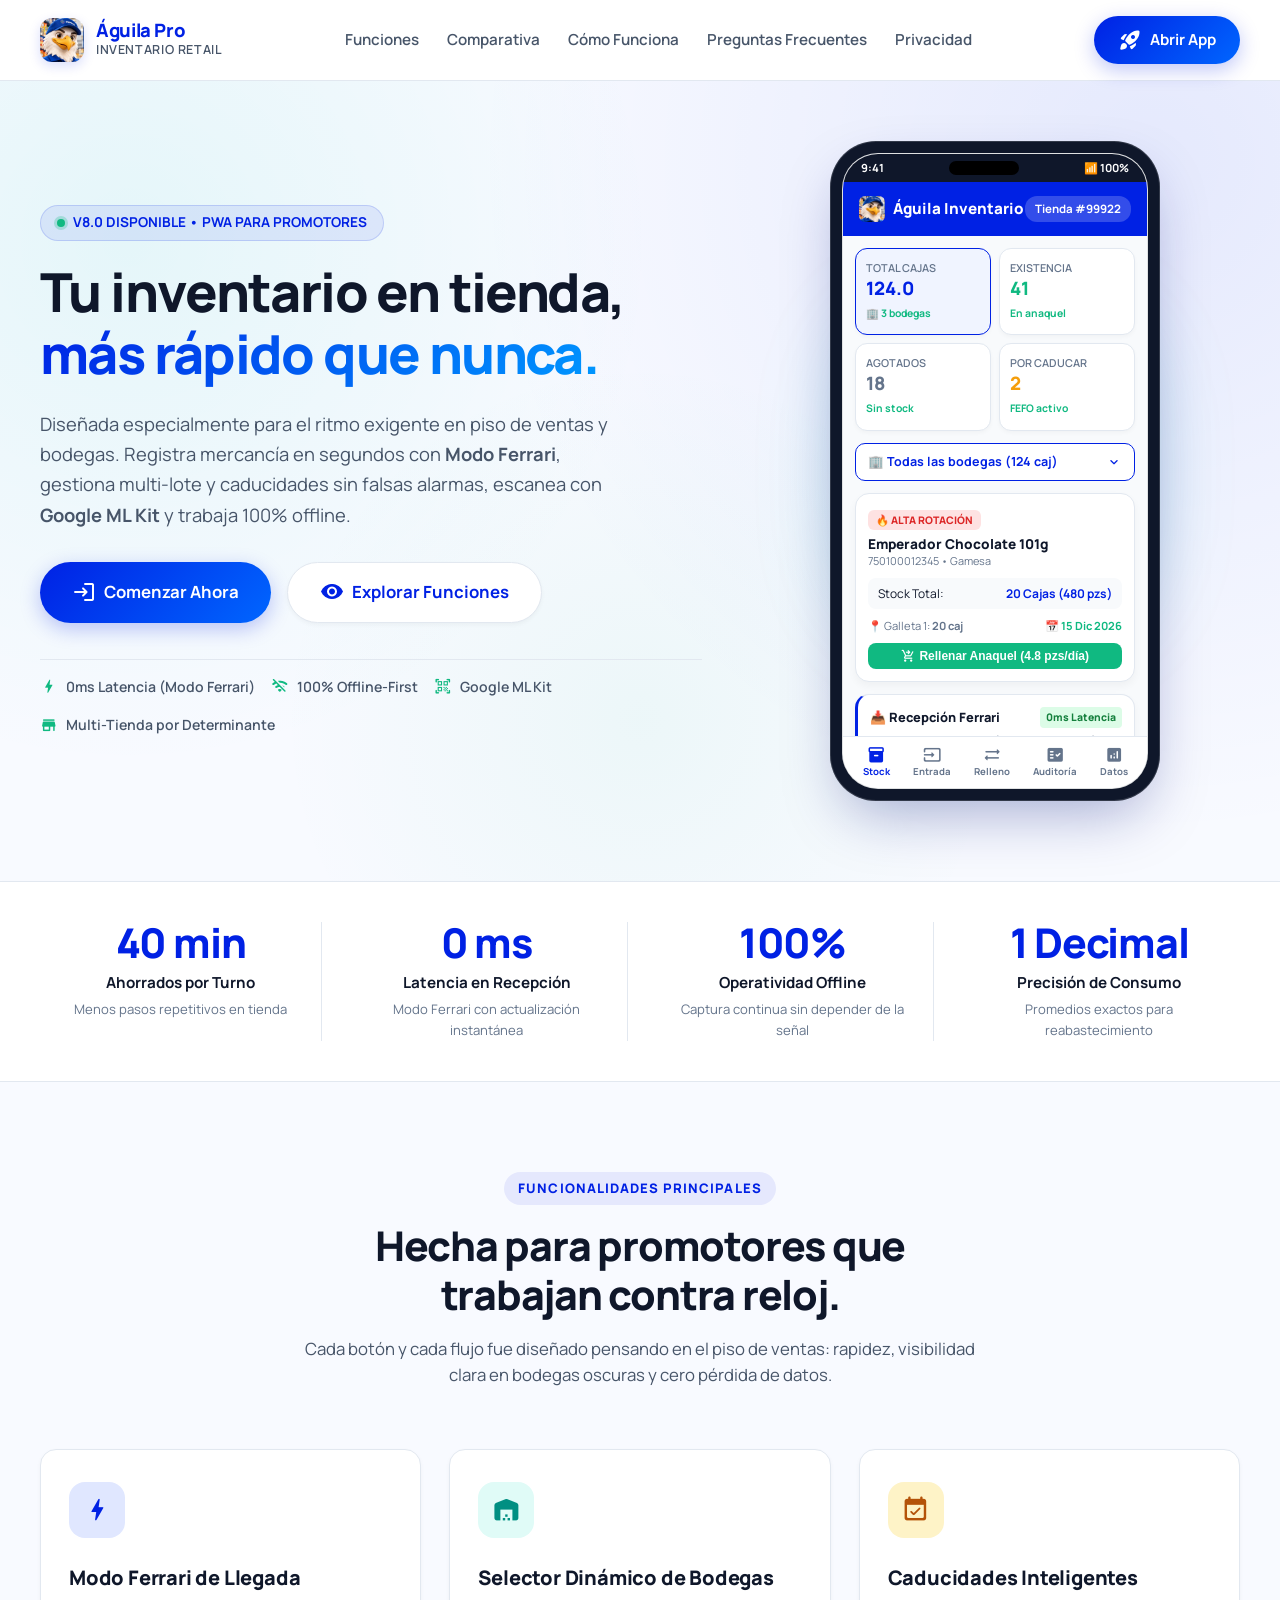
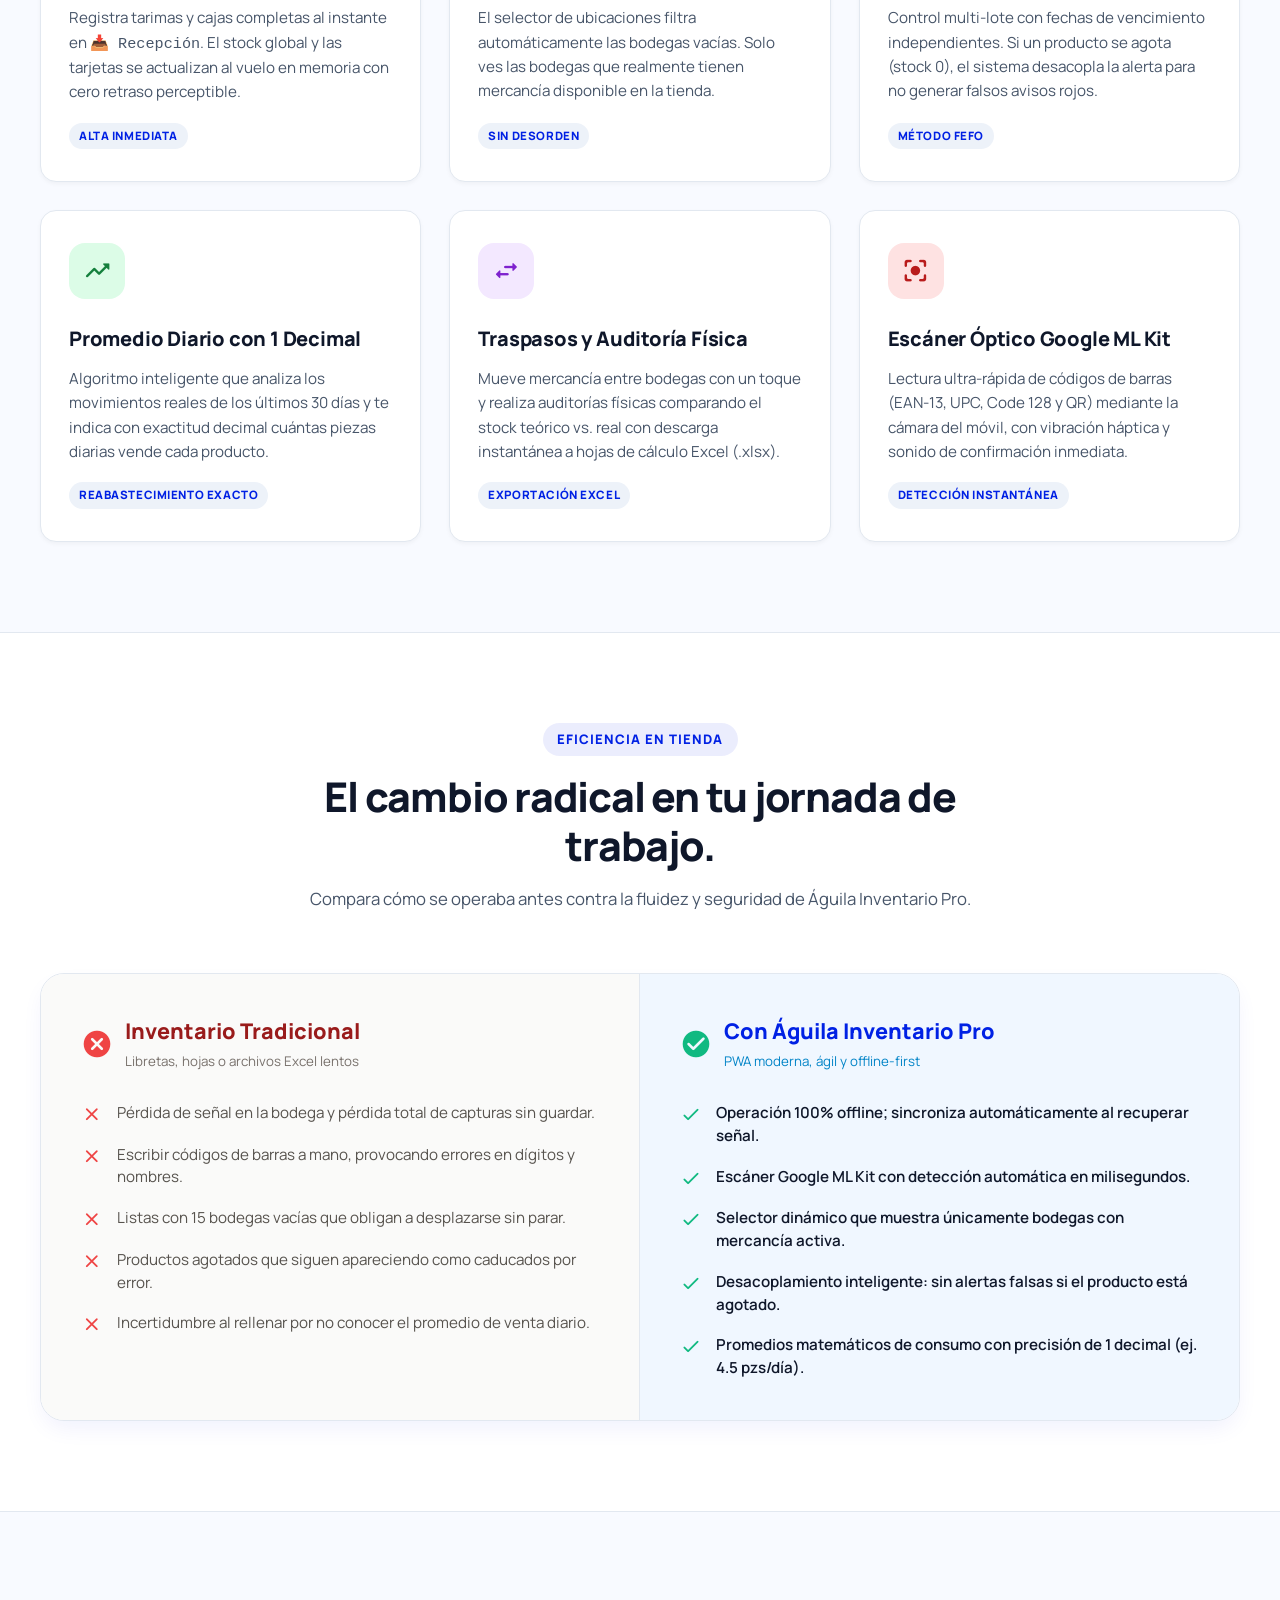
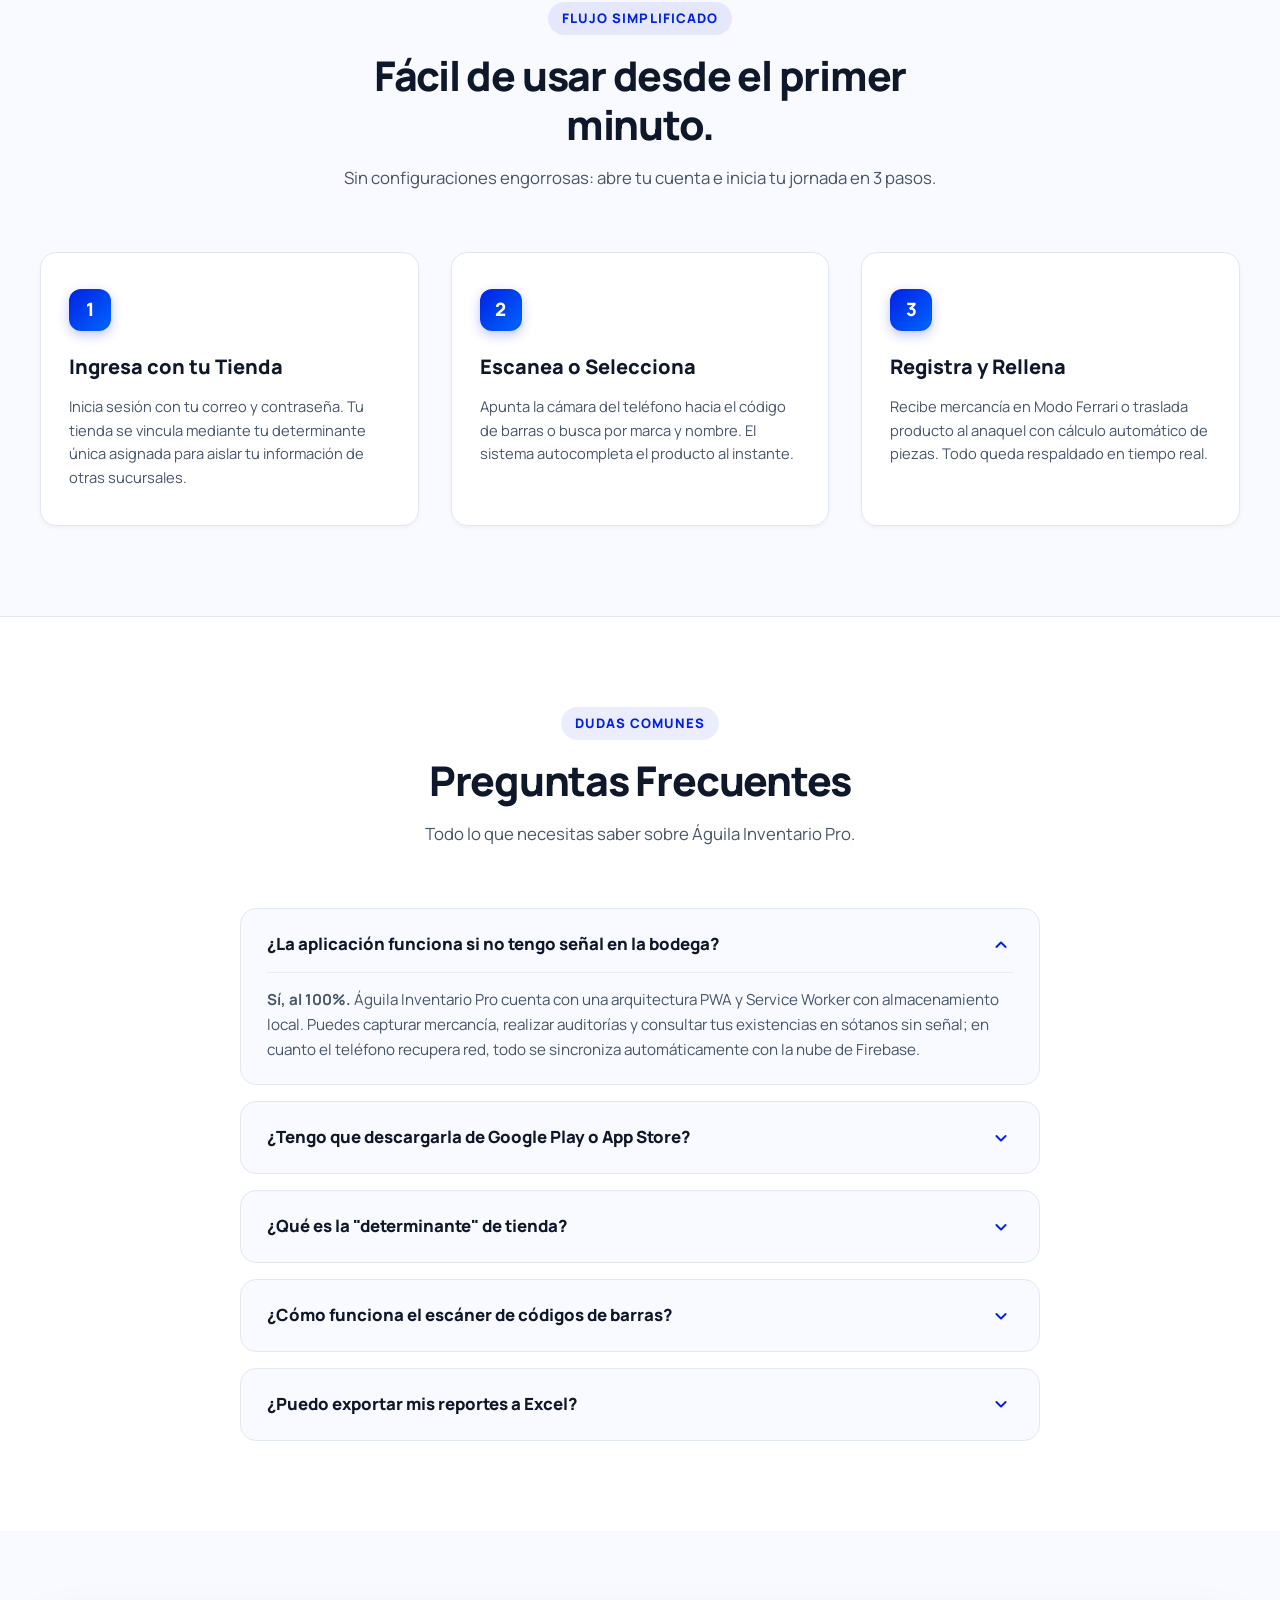
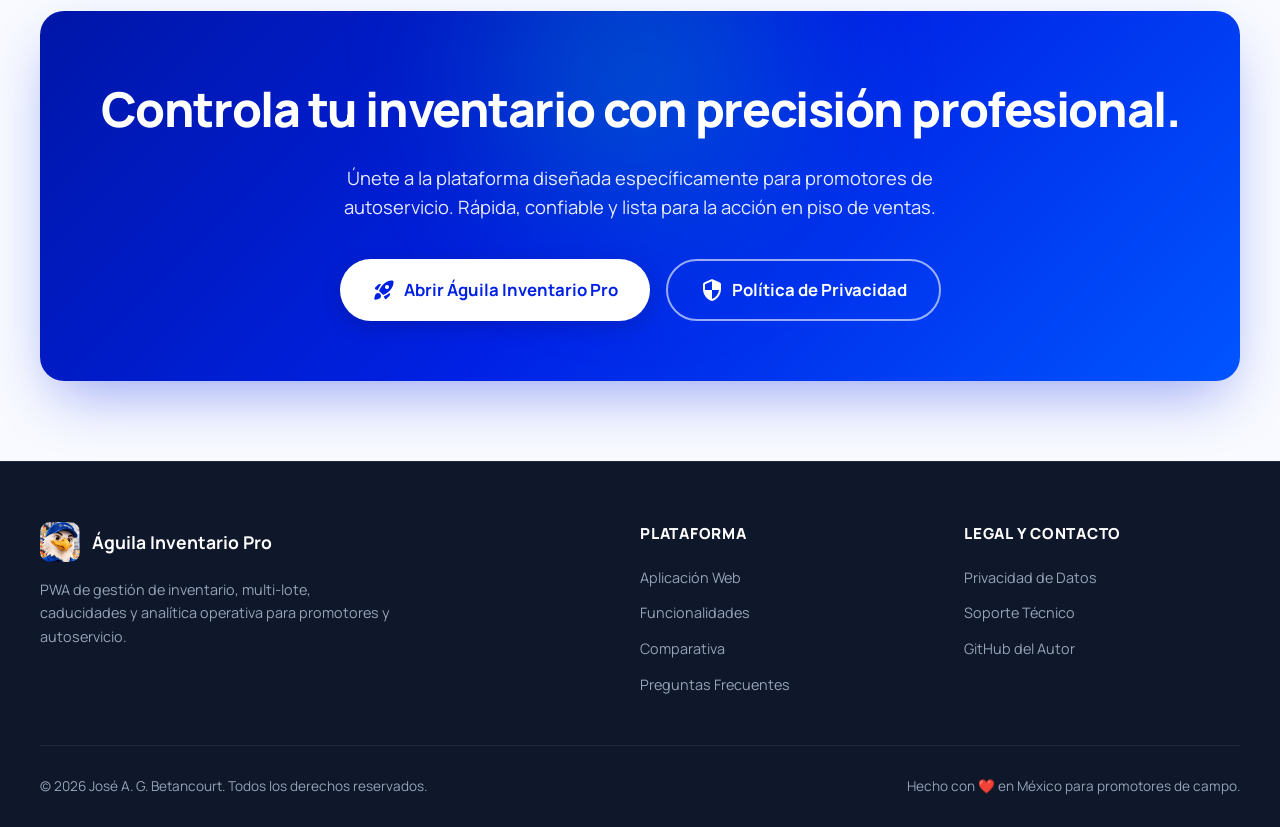
<file: index.html>
<!DOCTYPE html>
<html lang="es-MX">
<head>
  <meta charset="UTF-8">
  <meta name="viewport" content="width=device-width, initial-scale=1.0">
  <title>Águila Inventario Pro | La PWA de Inventario Más Rápida para Promotores</title>
  
  <!-- Indexación y Motores de Búsqueda (SEO) -->
  <meta name="description" content="Águila Inventario Pro es la Progressive Web App para promotores de autoservicio: Modo Ferrari con 0ms de latencia, selector de bodegas con existencias activas, control FEFO de caducidades, escáner Google ML Kit y soporte 100% offline.">
  <meta name="robots" content="index, follow, max-snippet:-1, max-image-preview:large, max-video-preview:-1">
  <meta name="keywords" content="inventario promotores, control de inventario autoservicio, modo ferrari, control de caducidades, fefo, pwa inventario, escaner codigo de barras ml kit, inventario offline, aguila inventario pro, promotores mexico">
  <meta name="author" content="José A. G. Betancourt">
  <meta name="theme-color" content="#0021e4">
  <link rel="canonical" href="https://aguila-inventario-page.netlify.app/">
  <meta name="google-site-verification" content="google7a0829168ba6888e.html">
  <meta name="google-site-verification" content="google7a0829168ba6888e">

  <!-- Open Graph / Redes Sociales (Facebook, WhatsApp, LinkedIn) -->
  <meta property="og:type" content="website">
  <meta property="og:url" content="https://aguila-inventario-page.netlify.app/">
  <meta property="og:title" content="Águila Inventario Pro | La PWA de Inventario Más Rápida para Promotores">
  <meta property="og:description" content="Modo Ferrari con 0ms de latencia, selector inteligente de bodegas, control de caducidades, escáner ML Kit y modo 100% offline en piso de ventas.">
  <meta property="og:image" content="https://aguila-inventario-page.netlify.app/avatar-aguila.png">
  <meta property="og:site_name" content="Águila Inventario Pro">
  <meta property="og:locale" content="es_MX">

  <!-- Twitter Card -->
  <meta name="twitter:card" content="summary_large_image">
  <meta name="twitter:url" content="https://aguila-inventario-page.netlify.app/">
  <meta name="twitter:title" content="Águila Inventario Pro | Inventario Profesional para Promotores">
  <meta name="twitter:description" content="Modo Ferrari con 0ms de latencia, selector de bodegas activas, control FEFO y modo 100% offline en piso de ventas.">
  <meta name="twitter:image" content="https://aguila-inventario-page.netlify.app/avatar-aguila.png">

  <!-- Datos Estructurados JSON-LD (Schema.org) para Indexación Rica en Google -->
  <script type="application/ld+json">
  {
    "@context": "https://schema.org",
    "@graph": [
      {
        "@type": "WebApplication",
        "@id": "https://aguila-inventario-page.netlify.app/#webapp",
        "name": "Águila Inventario Pro",
        "url": "https://aguilainventario.netlify.app/",
        "applicationCategory": "BusinessApplication",
        "operatingSystem": "All (Android, iOS, Windows, macOS, Linux)",
        "browserRequirements": "Requires JavaScript. Requires HTML5.",
        "description": "Progressive Web App empresarial de gestión de inventario para promotores de autoservicio: Modo Ferrari con 0ms de latencia, control FEFO de caducidades, selector inteligente de bodegas, escáner Google ML Kit y soporte 100% offline.",
        "image": "https://aguila-inventario-page.netlify.app/avatar-aguila.png",
        "author": {
          "@type": "Person",
          "name": "José A. G. Betancourt",
          "email": "chivas11estar@gmail.com"
        },
        "offers": {
          "@type": "Offer",
          "price": "0",
          "priceCurrency": "MXN",
          "availability": "https://schema.org/InStock"
        }
      },
      {
        "@type": "WebSite",
        "@id": "https://aguila-inventario-page.netlify.app/#website",
        "url": "https://aguila-inventario-page.netlify.app/",
        "name": "Águila Inventario Pro",
        "description": "Sitio oficial y presentación de Águila Inventario Pro para promotores de tienda.",
        "inLanguage": "es-MX"
      }
    ]
  }
  </script>

  <!-- Favicons e Iconos para Navegador, Google Search y PWA -->
  <link rel="shortcut icon" href="favicon.ico" type="image/x-icon">
  <link rel="icon" href="favicon.ico" type="image/x-icon">
  <link rel="icon" type="image/png" sizes="48x48" href="favicon.png">
  <link rel="icon" type="image/png" sizes="192x192" href="icon-192x192.png">
  <link rel="icon" type="image/png" sizes="512x512" href="icon-512x512.png">
  <link rel="apple-touch-icon" sizes="180x180" href="icon-192x192.png">
  <link rel="manifest" href="manifest.json">

  <!-- Fuentes e Iconos -->
  <link rel="preconnect" href="https://fonts.googleapis.com">
  <link rel="preconnect" href="https://fonts.gstatic.com" crossorigin>
  <link href="https://fonts.googleapis.com/css2?family=Manrope:wght@400;600;700;800;900&display=swap" rel="stylesheet">
  <link href="https://fonts.googleapis.com/icon?family=Material+Icons+Round" rel="stylesheet">

  <!-- Estilos Oficiales -->
  <link rel="stylesheet" href="style.css">
</head>
<body>

  <!-- ============================================================
       Barra de Navegación (Topbar)
       ============================================================ -->
  <header class="navbar">
    <div class="container navbar-inner">
      <a href="#" class="nav-brand" aria-label="Águila Inventario Pro Inicio">
        <img src="avatar-aguila.png" alt="Logo Águila Inventario Pro" class="nav-brand-img">
        <div class="nav-brand-text">
          <strong>Águila Pro</strong>
          <span>Inventario Retail</span>
        </div>
      </a>

      <nav class="nav-links" aria-label="Navegación principal">
        <a href="#funciones" class="nav-link">Funciones</a>
        <a href="#comparativa" class="nav-link">Comparativa</a>
        <a href="#como-funciona" class="nav-link">Cómo Funciona</a>
        <a href="#faq" class="nav-link">Preguntas Frecuentes</a>
        <a href="https://aguilainventario.netlify.app/privacy.html" class="nav-link" target="_blank" rel="noopener">Privacidad</a>
      </nav>

      <div class="nav-actions">
        <a href="https://aguilainventario.netlify.app/" class="btn btn-primary" target="_blank" rel="noopener">
          <span class="material-icons-round" aria-hidden="true">rocket_launch</span>
          Abrir App
        </a>
      </div>
    </div>
  </header>

  <main>
    <!-- ============================================================
         Hero Section
         ============================================================ -->
    <section class="hero">
      <div class="container hero-grid">
        <div class="hero-copy">
          <div class="hero-badge">
            <span class="pulse-dot"></span>
            V8.0 DISPONIBLE • PWA PARA PROMOTORES
          </div>

          <h1 class="hero-title">
            Tu inventario en tienda,<br>
            <span class="gradient-text">más rápido que nunca.</span>
          </h1>

          <p class="hero-lead">
            Diseñada especialmente para el ritmo exigente en piso de ventas y bodegas. Registra mercancía en segundos con <strong>Modo Ferrari</strong>, gestiona multi-lote y caducidades sin falsas alarmas, escanea con <strong>Google ML Kit</strong> y trabaja 100% offline.
          </p>

          <div class="hero-actions">
            <a href="https://aguilainventario.netlify.app/" class="btn btn-primary btn-lg" target="_blank" rel="noopener">
              <span class="material-icons-round" aria-hidden="true">login</span>
              Comenzar Ahora
            </a>
            <a href="#funciones" class="btn btn-secondary btn-lg">
              <span class="material-icons-round" aria-hidden="true">visibility</span>
              Explorar Funciones
            </a>
          </div>

          <div class="hero-trust-chips" aria-label="Ventajas principales">
            <div class="trust-chip">
              <span class="material-icons-round" aria-hidden="true">bolt</span>
              <span>0ms Latencia (Modo Ferrari)</span>
            </div>
            <div class="trust-chip">
              <span class="material-icons-round" aria-hidden="true">wifi_off</span>
              <span>100% Offline-First</span>
            </div>
            <div class="trust-chip">
              <span class="material-icons-round" aria-hidden="true">qr_code_scanner</span>
              <span>Google ML Kit</span>
            </div>
            <div class="trust-chip">
              <span class="material-icons-round" aria-hidden="true">store</span>
              <span>Multi-Tienda por Determinante</span>
            </div>
          </div>
        </div>

        <!-- Mockup Visual del Teléfono en Vivo -->
        <div class="phone-mockup-wrap">
          <div class="phone-mockup-glow"></div>
          <div class="phone-device">
            <div class="phone-screen">
              <!-- Barra de Estado -->
              <div class="phone-notch-bar">
                <span>9:41</span>
                <div class="phone-notch-island"></div>
                <span>📶 100%</span>
              </div>

              <!-- Cabecera de la App -->
              <div class="phone-app-header">
                <div class="phone-app-title">
                  <img src="avatar-aguila.png" alt="Águila Icon">
                  <strong>Águila Inventario</strong>
                </div>
                <div class="phone-store-pill">Tienda #99922</div>
              </div>

              <!-- Cuerpo de la App simulada -->
              <div class="phone-app-scroll">
                <!-- 4 KPIs superiores idénticos a la app -->
                <div class="phone-kpi-grid">
                  <div class="phone-kpi-card active">
                    <small>TOTAL CAJAS</small>
                    <strong>124.0</strong>
                    <span>🏢 3 bodegas</span>
                  </div>
                  <div class="phone-kpi-card">
                    <small>EXISTENCIA</small>
                    <strong style="color:#10b981;">41</strong>
                    <span>En anaquel</span>
                  </div>
                  <div class="phone-kpi-card">
                    <small>AGOTADOS</small>
                    <strong style="color:#64748b;">18</strong>
                    <span>Sin stock</span>
                  </div>
                  <div class="phone-kpi-card">
                    <small>POR CADUCAR</small>
                    <strong style="color:#f59e0b;">2</strong>
                    <span>FEFO activo</span>
                  </div>
                </div>

                <!-- Selector de bodegas inteligente (solo las que tienen stock) -->
                <div class="phone-warehouse-select">
                  <span>🏢 Todas las bodegas (124 caj)</span>
                  <span class="material-icons-round" style="font-size:1rem;">expand_more</span>
                </div>

                <!-- Tarjeta de producto realista -->
                <div class="phone-product-card">
                  <span class="phone-product-badge">🔥 ALTA ROTACIÓN</span>
                  <div class="phone-product-name">Emperador Chocolate 101g</div>
                  <div class="phone-product-code">750100012345 • Gamesa</div>
                  
                  <div class="phone-product-stock-row">
                    <span>Stock Total:</span>
                    <strong>20 Cajas (480 pzs)</strong>
                  </div>

                  <div style="font-size:0.7rem; color:#64748b; margin-bottom:8px; display:flex; justify-content:space-between;">
                    <span>📍 Galleta 1: <strong>20 caj</strong></span>
                    <span style="color:#10b981; font-weight:700;">📅 15 Dic 2026</span>
                  </div>

                  <button class="phone-product-btn" type="button">
                    <span class="material-icons-round" style="font-size:0.9rem;">shopping_cart_checkout</span>
                    Rellenar Anaquel (4.8 pzs/día)
                  </button>
                </div>

                <!-- Tarjeta secundaria modo ferrari -->
                <div class="phone-product-card" style="border-left: 3px solid #0021e4;">
                  <div style="display:flex; justify-content:space-between; align-items:center;">
                    <div style="font-size:0.8rem; font-weight:800;">📥 Recepción Ferrari</div>
                    <span style="font-size:0.65rem; background:#dcfce7; color:#15803d; font-weight:800; padding:2px 6px; border-radius:4px;">0ms Latencia</span>
                  </div>
                  <div style="font-size:0.72rem; color:#64748b; margin-top:4px;">Papas Sabritas Sal 170g (+12 caj agregadas)</div>
                </div>
              </div>

              <!-- Barra Inferior de Navegación -->
              <div class="phone-bottom-nav">
                <div class="phone-nav-tab active">
                  <span class="material-icons-round">inventory_2</span>
                  <span>Stock</span>
                </div>
                <div class="phone-nav-tab">
                  <span class="material-icons-round">input</span>
                  <span>Entrada</span>
                </div>
                <div class="phone-nav-tab">
                  <span class="material-icons-round">sync_alt</span>
                  <span>Relleno</span>
                </div>
                <div class="phone-nav-tab">
                  <span class="material-icons-round">fact_check</span>
                  <span>Auditoría</span>
                </div>
                <div class="phone-nav-tab">
                  <span class="material-icons-round">analytics</span>
                  <span>Datos</span>
                </div>
              </div>
            </div>
          </div>
        </div>
      </div>
    </section>

    <!-- ============================================================
         Barra de Impacto y Estadísticas
         ============================================================ -->
    <section class="stats-bar">
      <div class="container stats-grid">
        <div class="stat-item">
          <div class="stat-number">40 min</div>
          <div class="stat-label">Ahorrados por Turno</div>
          <div class="stat-desc">Menos pasos repetitivos en tienda</div>
        </div>
        <div class="stat-item">
          <div class="stat-number">0 ms</div>
          <div class="stat-label">Latencia en Recepción</div>
          <div class="stat-desc">Modo Ferrari con actualización instantánea</div>
        </div>
        <div class="stat-item">
          <div class="stat-number">100%</div>
          <div class="stat-label">Operatividad Offline</div>
          <div class="stat-desc">Captura continua sin depender de la señal</div>
        </div>
        <div class="stat-item">
          <div class="stat-number">1 Decimal</div>
          <div class="stat-label">Precisión de Consumo</div>
          <div class="stat-desc">Promedios exactos para reabastecimiento</div>
        </div>
      </div>
    </section>

    <!-- ============================================================
         Módulos y Características Principales
         ============================================================ -->
    <section class="features-section" id="funciones">
      <div class="container">
        <div class="section-head">
          <span class="section-tag">Funcionalidades Principales</span>
          <h2 class="section-title">Hecha para promotores que trabajan contra reloj.</h2>
          <p class="section-subtitle">
            Cada botón y cada flujo fue diseñado pensando en el piso de ventas: rapidez, visibilidad clara en bodegas oscuras y cero pérdida de datos.
          </p>
        </div>

        <div class="features-grid">
          <!-- Card 1: Modo Ferrari -->
          <article class="feature-card">
            <div class="feature-icon-box icon-blue">
              <span class="material-icons-round" aria-hidden="true">bolt</span>
            </div>
            <h3>Modo Ferrari de Llegada</h3>
            <p>
              Registra tarimas y cajas completas al instante en <code>📥 Recepción</code>. El stock global y las tarjetas se actualizan al vuelo en memoria con cero retraso perceptible.
            </p>
            <span class="feature-card-tag">Alta Inmediata</span>
          </article>

          <!-- Card 2: Bodegas Inteligentes -->
          <article class="feature-card">
            <div class="feature-icon-box icon-cyan">
              <span class="material-icons-round" aria-hidden="true">warehouse</span>
            </div>
            <h3>Selector Dinámico de Bodegas</h3>
            <p>
              El selector de ubicaciones filtra automáticamente las bodegas vacías. Solo ves las bodegas que realmente tienen mercancía disponible en la tienda.
            </p>
            <span class="feature-card-tag">Sin Desorden</span>
          </article>

          <!-- Card 3: Control de Caducidades FEFO -->
          <article class="feature-card">
            <div class="feature-icon-box icon-amber">
              <span class="material-icons-round" aria-hidden="true">event_available</span>
            </div>
            <h3>Caducidades Inteligentes</h3>
            <p>
              Control multi-lote con fechas de vencimiento independientes. Si un producto se agota (stock 0), el sistema desacopla la alerta para no generar falsos avisos rojos.
            </p>
            <span class="feature-card-tag">Método FEFO</span>
          </article>

          <!-- Card 4: Promedio Diario de Rotación -->
          <article class="feature-card">
            <div class="feature-icon-box icon-green">
              <span class="material-icons-round" aria-hidden="true">trending_up</span>
            </div>
            <h3>Promedio Diario con 1 Decimal</h3>
            <p>
              Algoritmo inteligente que analiza los movimientos reales de los últimos 30 días y te indica con exactitud decimal cuántas piezas diarias vende cada producto.
            </p>
            <span class="feature-card-tag">Reabastecimiento Exacto</span>
          </article>

          <!-- Card 5: Traspasos Atómicos y Auditoría -->
          <article class="feature-card">
            <div class="feature-icon-box icon-purple">
              <span class="material-icons-round" aria-hidden="true">swap_horiz</span>
            </div>
            <h3>Traspasos y Auditoría Física</h3>
            <p>
              Mueve mercancía entre bodegas con un toque y realiza auditorías físicas comparando el stock teórico vs. real con descarga instantánea a hojas de cálculo Excel (.xlsx).
            </p>
            <span class="feature-card-tag">Exportación Excel</span>
          </article>

          <!-- Card 6: Escáner Google ML Kit -->
          <article class="feature-card">
            <div class="feature-icon-box icon-red">
              <span class="material-icons-round" aria-hidden="true">center_focus_strong</span>
            </div>
            <h3>Escáner Óptico Google ML Kit</h3>
            <p>
              Lectura ultra-rápida de códigos de barras (EAN-13, UPC, Code 128 y QR) mediante la cámara del móvil, con vibración háptica y sonido de confirmación inmediata.
            </p>
            <span class="feature-card-tag">Detección Instantánea</span>
          </article>
        </div>
      </div>
    </section>

    <!-- ============================================================
         Comparativa: Tradicional vs. Águila Pro
         ============================================================ -->
    <section class="comparison-section" id="comparativa">
      <div class="container">
        <div class="section-head">
          <span class="section-tag">Eficiencia en Tienda</span>
          <h2 class="section-title">El cambio radical en tu jornada de trabajo.</h2>
          <p class="section-subtitle">
            Compara cómo se operaba antes contra la fluidez y seguridad de Águila Inventario Pro.
          </p>
        </div>

        <div class="comparison-table-wrap">
          <div class="comparison-grid">
            <div class="comp-col-bad">
              <div class="comp-header">
                <span class="material-icons-round" style="color:#ef4444; font-size:2rem;">cancel</span>
                <div>
                  <h3 style="color:#991b1b;">Inventario Tradicional</h3>
                  <small style="color:#78716c;">Libretas, hojas o archivos Excel lentos</small>
                </div>
              </div>
              <ul class="comp-list">
                <li class="comp-item bad">
                  <span class="material-icons-round">close</span>
                  <span>Pérdida de señal en la bodega y pérdida total de capturas sin guardar.</span>
                </li>
                <li class="comp-item bad">
                  <span class="material-icons-round">close</span>
                  <span>Escribir códigos de barras a mano, provocando errores en dígitos y nombres.</span>
                </li>
                <li class="comp-item bad">
                  <span class="material-icons-round">close</span>
                  <span>Listas con 15 bodegas vacías que obligan a desplazarse sin parar.</span>
                </li>
                <li class="comp-item bad">
                  <span class="material-icons-round">close</span>
                  <span>Productos agotados que siguen apareciendo como caducados por error.</span>
                </li>
                <li class="comp-item bad">
                  <span class="material-icons-round">close</span>
                  <span>Incertidumbre al rellenar por no conocer el promedio de venta diario.</span>
                </li>
              </ul>
            </div>

            <div class="comp-col-good">
              <div class="comp-header">
                <span class="material-icons-round" style="color:#10b981; font-size:2rem;">check_circle</span>
                <div>
                  <h3 style="color:#0021e4;">Con Águila Inventario Pro</h3>
                  <small style="color:#0284c7;">PWA moderna, ágil y offline-first</small>
                </div>
              </div>
              <ul class="comp-list">
                <li class="comp-item good">
                  <span class="material-icons-round">check</span>
                  <span>Operación 100% offline; sincroniza automáticamente al recuperar señal.</span>
                </li>
                <li class="comp-item good">
                  <span class="material-icons-round">check</span>
                  <span>Escáner Google ML Kit con detección automática en milisegundos.</span>
                </li>
                <li class="comp-item good">
                  <span class="material-icons-round">check</span>
                  <span>Selector dinámico que muestra únicamente bodegas con mercancía activa.</span>
                </li>
                <li class="comp-item good">
                  <span class="material-icons-round">check</span>
                  <span>Desacoplamiento inteligente: sin alertas falsas si el producto está agotado.</span>
                </li>
                <li class="comp-item good">
                  <span class="material-icons-round">check</span>
                  <span>Promedios matemáticos de consumo con precisión de 1 decimal (ej. 4.5 pzs/día).</span>
                </li>
              </ul>
            </div>
          </div>
        </div>
      </div>
    </section>

    <!-- ============================================================
         Cómo Funciona (3 Pasos)
         ============================================================ -->
    <section class="steps-section" id="como-funciona">
      <div class="container">
        <div class="section-head">
          <span class="section-tag">Flujo Simplificado</span>
          <h2 class="section-title">Fácil de usar desde el primer minuto.</h2>
          <p class="section-subtitle">Sin configuraciones engorrosas: abre tu cuenta e inicia tu jornada en 3 pasos.</p>
        </div>

        <div class="steps-grid">
          <div class="step-card">
            <div class="step-number">1</div>
            <h3>Ingresa con tu Tienda</h3>
            <p>
              Inicia sesión con tu correo y contraseña. Tu tienda se vincula mediante tu determinante única asignada para aislar tu información de otras sucursales.
            </p>
          </div>

          <div class="step-card">
            <div class="step-number">2</div>
            <h3>Escanea o Selecciona</h3>
            <p>
              Apunta la cámara del teléfono hacia el código de barras o busca por marca y nombre. El sistema autocompleta el producto al instante.
            </p>
          </div>

          <div class="step-card">
            <div class="step-number">3</div>
            <h3>Registra y Rellena</h3>
            <p>
              Recibe mercancía en Modo Ferrari o traslada producto al anaquel con cálculo automático de piezas. Todo queda respaldado en tiempo real.
            </p>
          </div>
        </div>
      </div>
    </section>

    <!-- ============================================================
         Preguntas Frecuentes (FAQ)
         ============================================================ -->
    <section class="faq-section" id="faq">
      <div class="container">
        <div class="section-head">
          <span class="section-tag">Dudas Comunes</span>
          <h2 class="section-title">Preguntas Frecuentes</h2>
          <p class="section-subtitle">Todo lo que necesitas saber sobre Águila Inventario Pro.</p>
        </div>

        <div class="faq-list">
          <details class="faq-item" open>
            <summary>
              <span>¿La aplicación funciona si no tengo señal en la bodega?</span>
              <span class="material-icons-round">expand_more</span>
            </summary>
            <div class="faq-answer">
              <strong>Sí, al 100%.</strong> Águila Inventario Pro cuenta con una arquitectura PWA y Service Worker con almacenamiento local. Puedes capturar mercancía, realizar auditorías y consultar tus existencias en sótanos sin señal; en cuanto el teléfono recupera red, todo se sincroniza automáticamente con la nube de Firebase.
            </div>
          </details>

          <details class="faq-item">
            <summary>
              <span>¿Tengo que descargarla de Google Play o App Store?</span>
              <span class="material-icons-round">expand_more</span>
            </summary>
            <div class="faq-answer">
              No es obligatorio. Al ser una Progressive Web App (PWA), puedes abrirla directamente desde el navegador (Chrome, Safari, Edge) en tu celular Android o iPhone y pulsar <strong>"Agregar a la pantalla principal"</strong> para tenerla instalada como cualquier aplicación nativa, ocupando menos de 5MB de almacenamiento.
            </div>
          </details>

          <details class="faq-item">
            <summary>
              <span>¿Qué es la "determinante" de tienda?</span>
              <span class="material-icons-round">expand_more</span>
            </summary>
            <div class="faq-answer">
              La determinante es el número identificador único de cada tienda o sucursal (de 3 a 8 caracteres alfanuméricos). Asegura que el inventario de una tienda nunca se mezcle con el de otra, permitiendo que varios promotores compartan el mismo stock en tiempo real en la misma sucursal.
            </div>
          </details>

          <details class="faq-item">
            <summary>
              <span>¿Cómo funciona el escáner de códigos de barras?</span>
              <span class="material-icons-round">expand_more</span>
            </summary>
            <div class="faq-answer">
              Utiliza la tecnología óptica <strong>Google ML Kit</strong> directamente desde la cámara de tu smartphone. Detecta formatos EAN-13, UPC-A, Code 128 y QR en milisegundos, emitiendo una vibración y sonido de confirmación al registrar la lectura.
            </div>
          </details>

          <details class="faq-item">
            <summary>
              <span>¿Puedo exportar mis reportes a Excel?</span>
              <span class="material-icons-round">expand_more</span>
            </summary>
            <div class="faq-answer">
              Sí. Desde el módulo de Auditoría y Datos puedes generar y descargar libros de cálculo <code>.xlsx</code> estructurados con formato numérico y fecha para compartirlos por WhatsApp, correo o guardarlos en tu dispositivo.
            </div>
          </details>
        </div>
      </div>
    </section>

    <!-- ============================================================
         Banner CTA Final
         ============================================================ -->
    <section class="cta-banner">
      <div class="container">
        <div class="cta-card">
          <div class="cta-card-bg-glow"></div>
          <h2>Controla tu inventario con precisión profesional.</h2>
          <p>
            Únete a la plataforma diseñada específicamente para promotores de autoservicio. Rápida, confiable y lista para la acción en piso de ventas.
          </p>
          <div class="cta-card-actions">
            <a href="https://aguilainventario.netlify.app/" class="btn btn-white btn-lg" target="_blank" rel="noopener">
              <span class="material-icons-round" aria-hidden="true">rocket_launch</span>
              Abrir Águila Inventario Pro
            </a>
            <a href="https://aguilainventario.netlify.app/privacy.html" class="btn btn-outline-white btn-lg" target="_blank" rel="noopener">
              <span class="material-icons-round" aria-hidden="true">security</span>
              Política de Privacidad
            </a>
          </div>
        </div>
      </div>
    </section>
  </main>

  <!-- ============================================================
       Pie de Página (Footer)
       ============================================================ -->
  <footer class="footer">
    <div class="container">
      <div class="footer-top">
        <div>
          <div class="footer-brand">
            <img src="avatar-aguila.png" alt="Águila Pro">
            <strong>Águila Inventario Pro</strong>
          </div>
          <p class="footer-desc">
            PWA de gestión de inventario, multi-lote, caducidades y analítica operativa para promotores y autoservicio.
          </p>
        </div>

        <div class="footer-col">
          <h4>Plataforma</h4>
          <ul class="footer-links">
            <li><a href="https://aguilainventario.netlify.app/" target="_blank" rel="noopener">Aplicación Web</a></li>
            <li><a href="#funciones">Funcionalidades</a></li>
            <li><a href="#comparativa">Comparativa</a></li>
            <li><a href="#faq">Preguntas Frecuentes</a></li>
          </ul>
        </div>

        <div class="footer-col">
          <h4>Legal y Contacto</h4>
          <ul class="footer-links">
            <li><a href="https://aguilainventario.netlify.app/privacy.html" target="_blank" rel="noopener">Privacidad de Datos</a></li>
            <li><a href="mailto:chivas11estar@gmail.com">Soporte Técnico</a></li>
            <li><a href="https://github.com/chivas11estar-ui" target="_blank" rel="noopener">GitHub del Autor</a></li>
          </ul>
        </div>
      </div>

      <div class="footer-bottom">
        <div>© 2026 José A. G. Betancourt. Todos los derechos reservados.</div>
        <div>Hecho con ❤️ en México para promotores de campo.</div>
      </div>
    </div>
  </footer>

</body>
</html>
</file>
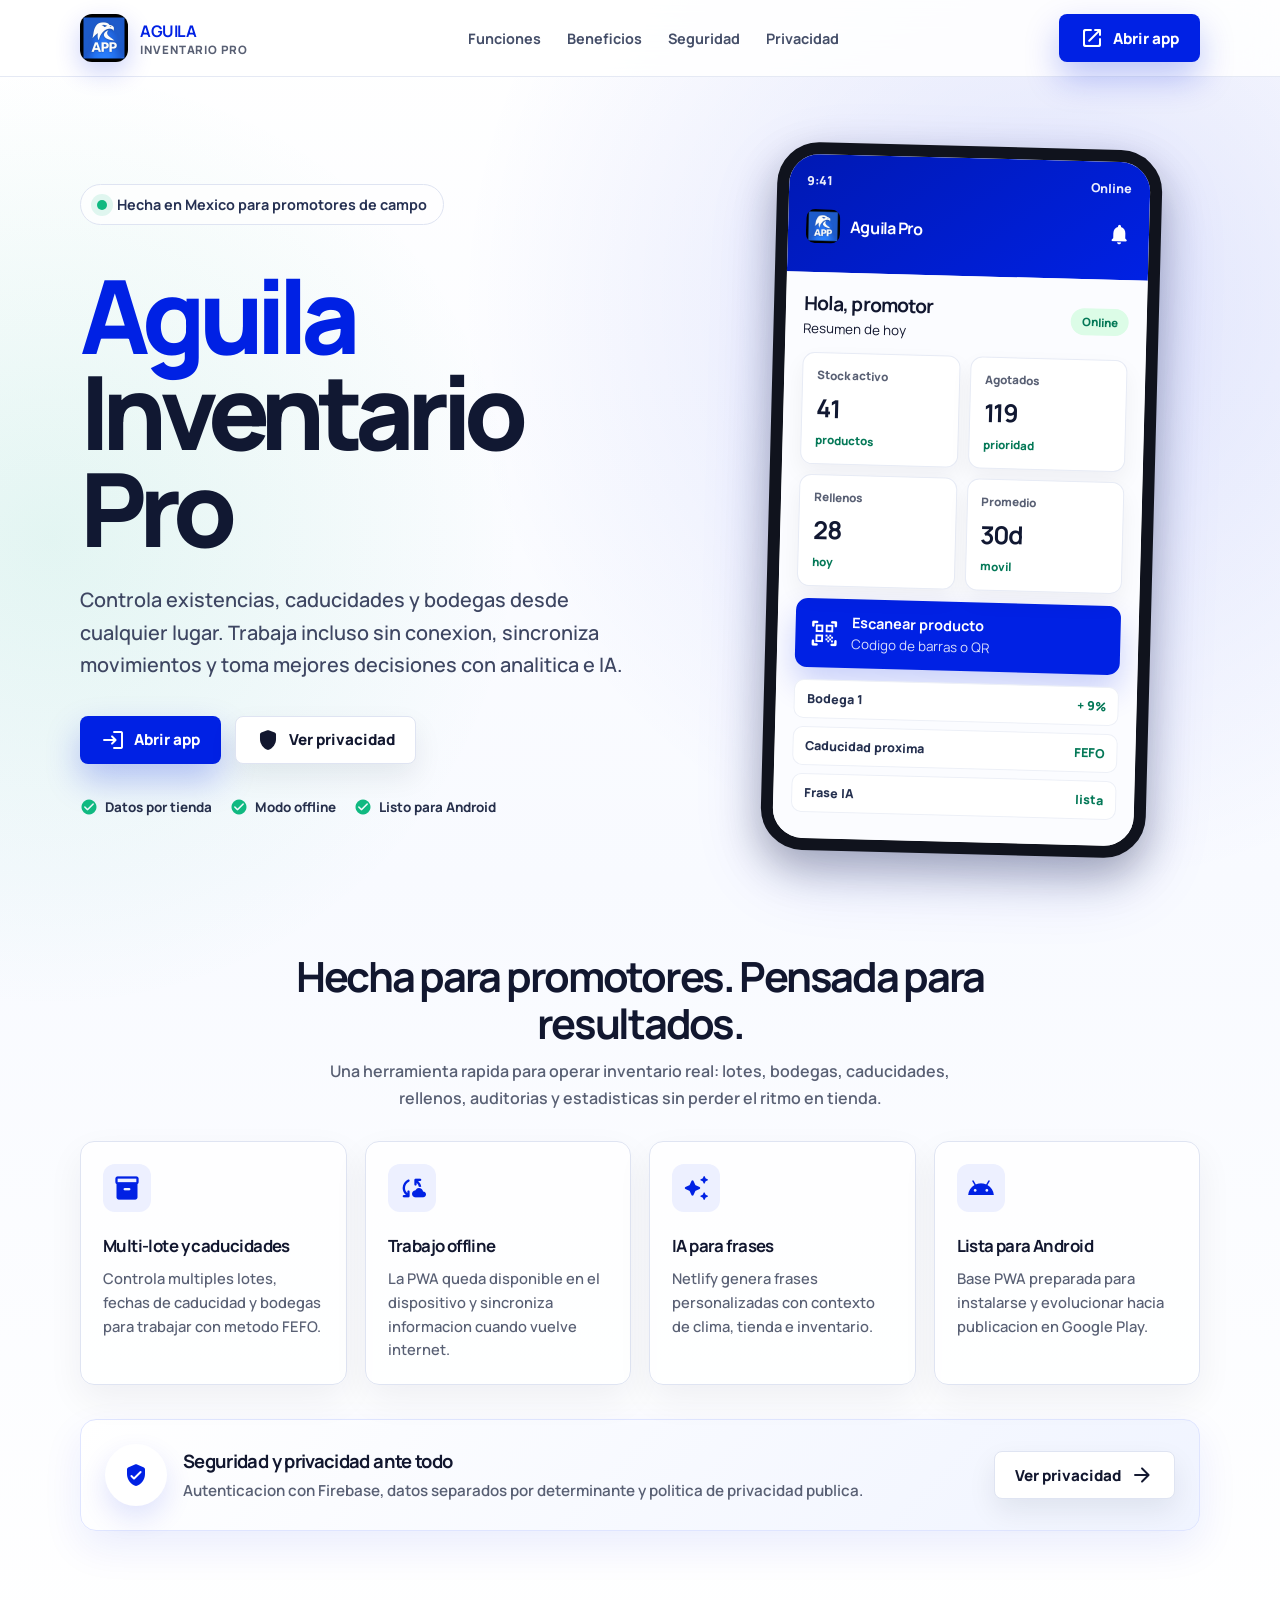
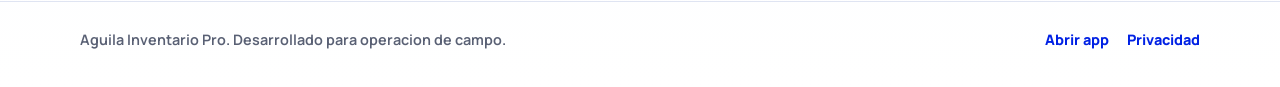
<file: landing.html>
<!DOCTYPE html>
<html lang="es-MX">
<head>
  <meta charset="UTF-8">
  <meta name="viewport" content="width=device-width, initial-scale=1.0">
  <meta name="description" content="Aguila Inventario Pro, app de inventario para promotores con multi-lote, modo offline, analitica e IA.">
  <meta name="theme-color" content="#0021e4">
  <title>Aguila Inventario Pro | Inventario para promotores</title>
  <link rel="manifest" href="manifest.json">
  <link rel="icon" type="image/png" sizes="192x192" href="icon-192x192.png">
  <link rel="apple-touch-icon" href="icon-192x192.png">
  <link href="https://fonts.googleapis.com/css2?family=Manrope:wght@400;500;600;700;800;900&display=swap" rel="stylesheet">
  <link href="https://fonts.googleapis.com/icon?family=Material+Icons+Round" rel="stylesheet">
  <style>
    :root {
      --primary: #0021e4;
      --primary-dark: #0016a8;
      --primary-soft: #edf0ff;
      --success: #10b981;
      --warning: #f59e0b;
      --text: #12172f;
      --muted: #596074;
      --border: #dfe4f2;
      --surface: #ffffff;
      --page: #f8faff;
      --shadow: 0 24px 70px rgba(0, 33, 228, 0.14);
    }

    * {
      box-sizing: border-box;
      margin: 0;
      padding: 0;
    }

    html {
      scroll-behavior: smooth;
    }

    body {
      min-height: 100vh;
      font-family: "Manrope", Arial, sans-serif;
      color: var(--text);
      background:
        radial-gradient(circle at 82% 18%, rgba(0, 33, 228, 0.12), transparent 34%),
        radial-gradient(circle at 4% 32%, rgba(16, 185, 129, 0.10), transparent 28%),
        linear-gradient(180deg, #ffffff 0%, var(--page) 52%, #ffffff 100%);
    }

    a {
      color: inherit;
      text-decoration: none;
    }

    .shell {
      width: min(1120px, calc(100% - 32px));
      margin: 0 auto;
    }

    .topbar {
      position: sticky;
      top: 0;
      z-index: 10;
      background: rgba(255, 255, 255, 0.86);
      backdrop-filter: blur(18px);
      border-bottom: 1px solid rgba(223, 228, 242, 0.8);
    }

    .topbar-inner {
      height: 76px;
      display: flex;
      align-items: center;
      justify-content: space-between;
      gap: 24px;
    }

    .brand {
      display: flex;
      align-items: center;
      gap: 12px;
      min-width: 0;
    }

    .brand img {
      width: 48px;
      height: 48px;
      border-radius: 12px;
      box-shadow: 0 10px 26px rgba(0, 33, 228, 0.20);
    }

    .brand strong {
      display: block;
      font-size: 1rem;
      line-height: 1;
      letter-spacing: -0.03em;
      color: var(--primary);
    }

    .brand span {
      display: block;
      margin-top: 3px;
      font-size: 0.72rem;
      font-weight: 800;
      letter-spacing: 0.08em;
      color: var(--muted);
      text-transform: uppercase;
    }

    .nav {
      display: flex;
      align-items: center;
      gap: 26px;
      color: #25304f;
      font-size: 0.9rem;
      font-weight: 700;
    }

    .nav a {
      opacity: 0.86;
    }

    .nav a:hover {
      opacity: 1;
      color: var(--primary);
    }

    .btn {
      display: inline-flex;
      align-items: center;
      justify-content: center;
      gap: 9px;
      min-height: 48px;
      padding: 0 20px;
      border-radius: 8px;
      border: 1px solid transparent;
      font-weight: 850;
      font-size: 0.95rem;
      transition: transform 160ms ease, box-shadow 160ms ease, background 160ms ease;
    }

    .btn:hover {
      transform: translateY(-1px);
    }

    .btn-primary {
      color: #ffffff;
      background: var(--primary);
      box-shadow: 0 16px 34px rgba(0, 33, 228, 0.26);
    }

    .btn-primary:hover {
      background: var(--primary-dark);
    }

    .btn-secondary {
      color: #12172f;
      background: #ffffff;
      border-color: var(--border);
      box-shadow: 0 12px 28px rgba(18, 23, 47, 0.08);
    }

    .hero {
      min-height: calc(100vh - 76px);
      display: grid;
      grid-template-columns: minmax(0, 1.02fr) minmax(360px, 0.86fr);
      align-items: center;
      gap: clamp(36px, 6vw, 78px);
      padding: 56px 0 34px;
    }

    .hero-copy {
      max-width: 610px;
    }

    .country {
      display: inline-flex;
      align-items: center;
      gap: 10px;
      margin-bottom: 42px;
      padding: 10px 16px;
      border: 1px solid var(--border);
      border-radius: 999px;
      background: rgba(255, 255, 255, 0.72);
      color: #263153;
      font-size: 0.9rem;
      font-weight: 700;
    }

    .country .dot {
      width: 10px;
      height: 10px;
      border-radius: 50%;
      background: var(--success);
      box-shadow: 0 0 0 6px rgba(16, 185, 129, 0.12);
    }

    h1 {
      max-width: 760px;
      color: #111832;
      font-size: clamp(3.3rem, 8vw, 6.5rem);
      line-height: 0.94;
      letter-spacing: -0.075em;
      font-weight: 900;
    }

    h1 span {
      color: var(--primary);
    }

    .lead {
      max-width: 560px;
      margin-top: 28px;
      color: #3e4662;
      font-size: clamp(1.05rem, 1.55vw, 1.25rem);
      line-height: 1.65;
      font-weight: 550;
    }

    .hero-actions {
      display: flex;
      flex-wrap: wrap;
      gap: 14px;
      margin-top: 34px;
    }

    .trust-row {
      display: flex;
      flex-wrap: wrap;
      gap: 18px;
      margin-top: 34px;
      color: #27304c;
      font-size: 0.84rem;
      font-weight: 750;
    }

    .trust-row span {
      display: inline-flex;
      align-items: center;
      gap: 7px;
    }

    .trust-row .material-icons-round {
      color: var(--success);
      font-size: 18px;
    }

    .phone-wrap {
      display: flex;
      justify-content: center;
      align-items: center;
      min-width: 0;
    }

    .phone {
      width: min(385px, 100%);
      border: 12px solid #10131d;
      border-radius: 42px;
      background: #ffffff;
      box-shadow: var(--shadow), 0 18px 40px rgba(0, 0, 0, 0.28);
      overflow: hidden;
      transform: rotate(1.5deg);
    }

    .phone-top {
      min-height: 118px;
      padding: 18px 18px 22px;
      color: #ffffff;
      background: linear-gradient(145deg, #0019b3, #0021e4);
    }

    .phone-status {
      display: flex;
      justify-content: space-between;
      margin-bottom: 20px;
      font-size: 0.78rem;
      font-weight: 800;
      opacity: 0.92;
    }

    .phone-brand {
      display: flex;
      align-items: center;
      justify-content: space-between;
    }

    .phone-brand img {
      width: 34px;
      height: 34px;
      border-radius: 9px;
      background: #ffffff;
    }

    .phone-brand strong {
      display: block;
      font-size: 1rem;
      letter-spacing: -0.03em;
    }

    .phone-body {
      padding: 18px;
      background: #fbfcff;
    }

    .hello {
      display: flex;
      justify-content: space-between;
      align-items: center;
      margin-bottom: 14px;
    }

    .hello h2 {
      font-size: 1.2rem;
      letter-spacing: -0.04em;
    }

    .status {
      display: inline-flex;
      align-items: center;
      gap: 6px;
      padding: 6px 11px;
      border-radius: 999px;
      color: #047857;
      background: #dcfce7;
      font-size: 0.72rem;
      font-weight: 900;
    }

    .metric-grid {
      display: grid;
      grid-template-columns: repeat(2, 1fr);
      gap: 10px;
    }

    .metric {
      min-height: 104px;
      padding: 14px;
      border: 1px solid #e7ebf5;
      border-radius: 12px;
      background: #ffffff;
      box-shadow: 0 10px 22px rgba(18, 23, 47, 0.05);
    }

    .metric small {
      display: block;
      color: var(--muted);
      font-weight: 800;
      font-size: 0.73rem;
    }

    .metric strong {
      display: block;
      margin-top: 8px;
      color: #111832;
      font-size: 1.55rem;
      letter-spacing: -0.05em;
    }

    .metric span {
      display: inline-flex;
      margin-top: 8px;
      color: #047857;
      font-size: 0.72rem;
      font-weight: 800;
    }

    .scan-card {
      margin: 12px 0;
      padding: 14px;
      display: flex;
      align-items: center;
      gap: 12px;
      border-radius: 12px;
      color: #ffffff;
      background: var(--primary);
      box-shadow: 0 16px 32px rgba(0, 33, 228, 0.20);
    }

    .scan-card .material-icons-round {
      font-size: 30px;
    }

    .scan-card strong {
      display: block;
      font-size: 0.9rem;
    }

    .scan-card small {
      opacity: 0.85;
    }

    .warehouse-list {
      display: grid;
      gap: 8px;
      padding-bottom: 8px;
    }

    .warehouse-row {
      display: flex;
      justify-content: space-between;
      gap: 16px;
      padding: 10px 12px;
      border-radius: 10px;
      background: #ffffff;
      border: 1px solid #edf0f7;
      color: #25304f;
      font-size: 0.78rem;
      font-weight: 800;
    }

    .warehouse-row span:last-child {
      color: #047857;
    }

    .features {
      padding: 52px 0 70px;
    }

    .section-title {
      max-width: 760px;
      margin: 0 auto 30px;
      text-align: center;
    }

    .section-title h2 {
      font-size: clamp(1.9rem, 4vw, 2.6rem);
      line-height: 1.12;
      letter-spacing: -0.055em;
    }

    .section-title p {
      max-width: 620px;
      margin: 12px auto 0;
      color: var(--muted);
      font-weight: 600;
      line-height: 1.65;
    }

    .feature-grid {
      display: grid;
      grid-template-columns: repeat(4, 1fr);
      gap: 18px;
    }

    .feature {
      min-height: 236px;
      padding: 22px;
      border: 1px solid var(--border);
      border-radius: 14px;
      background: rgba(255, 255, 255, 0.86);
      box-shadow: 0 14px 36px rgba(18, 23, 47, 0.06);
    }

    .feature .material-icons-round {
      display: inline-flex;
      align-items: center;
      justify-content: center;
      width: 48px;
      height: 48px;
      margin-bottom: 22px;
      border-radius: 12px;
      color: var(--primary);
      background: var(--primary-soft);
      font-size: 28px;
    }

    .feature h3 {
      font-size: 1.05rem;
      letter-spacing: -0.035em;
      margin-bottom: 10px;
    }

    .feature p {
      color: var(--muted);
      font-size: 0.92rem;
      line-height: 1.62;
      font-weight: 550;
    }

    .security {
      margin-top: 34px;
      padding: 24px;
      display: flex;
      align-items: center;
      justify-content: space-between;
      gap: 22px;
      border: 1px solid #dfe5ff;
      border-radius: 16px;
      background: linear-gradient(135deg, #ffffff, #f0f4ff);
      box-shadow: 0 16px 40px rgba(0, 33, 228, 0.08);
    }

    .security-info {
      display: flex;
      align-items: center;
      gap: 16px;
    }

    .security-icon {
      width: 62px;
      height: 62px;
      display: grid;
      place-items: center;
      border-radius: 50%;
      color: var(--primary);
      background: #ffffff;
      box-shadow: 0 12px 28px rgba(0, 33, 228, 0.12);
    }

    .security h3 {
      font-size: 1.15rem;
      letter-spacing: -0.035em;
      margin-bottom: 5px;
    }

    .security p {
      color: var(--muted);
      font-size: 0.95rem;
      line-height: 1.55;
      font-weight: 600;
    }

    .footer {
      padding: 28px 0 38px;
      border-top: 1px solid var(--border);
      color: var(--muted);
      font-size: 0.9rem;
      font-weight: 650;
    }

    .footer-inner {
      display: flex;
      align-items: center;
      justify-content: space-between;
      gap: 16px;
    }

    .footer-links {
      display: flex;
      gap: 18px;
      color: var(--primary);
      font-weight: 850;
    }

    @media (max-width: 920px) {
      .nav {
        display: none;
      }

      .hero {
        min-height: auto;
        grid-template-columns: 1fr;
        padding-top: 42px;
      }

      .hero-copy {
        max-width: none;
      }

      .phone {
        max-width: 360px;
        transform: none;
      }

      .feature-grid {
        grid-template-columns: repeat(2, 1fr);
      }
    }

    @media (max-width: 620px) {
      .shell {
        width: min(100% - 24px, 1120px);
      }

      .topbar-inner {
        height: 68px;
      }

      .brand img {
        width: 42px;
        height: 42px;
      }

      .topbar .btn {
        min-height: 42px;
        padding: 0 13px;
        font-size: 0.85rem;
      }

      .country {
        margin-bottom: 26px;
      }

      h1 {
        font-size: clamp(3rem, 16vw, 4.7rem);
      }

      .hero-actions {
        display: grid;
      }

      .trust-row {
        display: grid;
        gap: 10px;
      }

      .feature-grid {
        grid-template-columns: 1fr;
      }

      .security,
      .security-info,
      .footer-inner {
        align-items: flex-start;
        flex-direction: column;
      }
    }
  </style>
</head>
<body>
  <header class="topbar">
    <div class="shell topbar-inner">
      <a class="brand" href="landing.html" aria-label="Aguila Inventario Pro">
        <img src="icon-192x192.png" alt="Aguila Inventario Pro">
        <span>
          <strong>Aguila</strong>
          <span>Inventario Pro</span>
        </span>
      </a>
      <nav class="nav" aria-label="Secciones">
        <a href="#funciones">Funciones</a>
        <a href="#beneficios">Beneficios</a>
        <a href="#seguridad">Seguridad</a>
        <a href="privacy.html">Privacidad</a>
      </nav>
      <a class="btn btn-primary" href="index.html">
        <span class="material-icons-round" aria-hidden="true">open_in_new</span>
        Abrir app
      </a>
    </div>
  </header>

  <main>
    <section class="shell hero">
      <div class="hero-copy">
        <div class="country"><span class="dot"></span> Hecha en Mexico para promotores de campo</div>
        <h1><span>Aguila</span><br>Inventario Pro</h1>
        <p class="lead">
          Controla existencias, caducidades y bodegas desde cualquier lugar.
          Trabaja incluso sin conexion, sincroniza movimientos y toma mejores decisiones con analitica e IA.
        </p>
        <div class="hero-actions">
          <a class="btn btn-primary" href="index.html">
            <span class="material-icons-round" aria-hidden="true">login</span>
            Abrir app
          </a>
          <a class="btn btn-secondary" href="privacy.html">
            <span class="material-icons-round" aria-hidden="true">shield</span>
            Ver privacidad
          </a>
        </div>
        <div class="trust-row" aria-label="Beneficios principales">
          <span><span class="material-icons-round" aria-hidden="true">check_circle</span>Datos por tienda</span>
          <span><span class="material-icons-round" aria-hidden="true">check_circle</span>Modo offline</span>
          <span><span class="material-icons-round" aria-hidden="true">check_circle</span>Listo para Android</span>
        </div>
      </div>

      <div class="phone-wrap" aria-hidden="true">
        <div class="phone">
          <div class="phone-top">
            <div class="phone-status">
              <span>9:41</span>
              <span>Online</span>
            </div>
            <div class="phone-brand">
              <div style="display:flex;align-items:center;gap:10px;">
                <img src="icon-192x192.png" alt="">
                <strong>Aguila Pro</strong>
              </div>
              <span class="material-icons-round">notifications</span>
            </div>
          </div>
          <div class="phone-body">
            <div class="hello">
              <div>
                <h2>Hola, promotor</h2>
                <small>Resumen de hoy</small>
              </div>
              <span class="status">Online</span>
            </div>
            <div class="metric-grid">
              <div class="metric"><small>Stock activo</small><strong>41</strong><span>productos</span></div>
              <div class="metric"><small>Agotados</small><strong>119</strong><span>prioridad</span></div>
              <div class="metric"><small>Rellenos</small><strong>28</strong><span>hoy</span></div>
              <div class="metric"><small>Promedio</small><strong>30d</strong><span>movil</span></div>
            </div>
            <div class="scan-card">
              <span class="material-icons-round">qr_code_scanner</span>
              <div><strong>Escanear producto</strong><small>Codigo de barras o QR</small></div>
            </div>
            <div class="warehouse-list">
              <div class="warehouse-row"><span>Bodega 1</span><span>+ 9%</span></div>
              <div class="warehouse-row"><span>Caducidad proxima</span><span>FEFO</span></div>
              <div class="warehouse-row"><span>Frase IA</span><span>lista</span></div>
            </div>
          </div>
        </div>
      </div>
    </section>

    <section class="shell features" id="funciones">
      <div class="section-title" id="beneficios">
        <h2>Hecha para promotores. Pensada para resultados.</h2>
        <p>
          Una herramienta rapida para operar inventario real: lotes, bodegas, caducidades,
          rellenos, auditorias y estadisticas sin perder el ritmo en tienda.
        </p>
      </div>

      <div class="feature-grid">
        <article class="feature">
          <span class="material-icons-round" aria-hidden="true">inventory_2</span>
          <h3>Multi-lote y caducidades</h3>
          <p>Controla multiples lotes, fechas de caducidad y bodegas para trabajar con metodo FEFO.</p>
        </article>
        <article class="feature">
          <span class="material-icons-round" aria-hidden="true">cloud_sync</span>
          <h3>Trabajo offline</h3>
          <p>La PWA queda disponible en el dispositivo y sincroniza informacion cuando vuelve internet.</p>
        </article>
        <article class="feature">
          <span class="material-icons-round" aria-hidden="true">auto_awesome</span>
          <h3>IA para frases</h3>
          <p>Netlify genera frases personalizadas con contexto de clima, tienda e inventario.</p>
        </article>
        <article class="feature">
          <span class="material-icons-round" aria-hidden="true">android</span>
          <h3>Lista para Android</h3>
          <p>Base PWA preparada para instalarse y evolucionar hacia publicacion en Google Play.</p>
        </article>
      </div>

      <div class="security" id="seguridad">
        <div class="security-info">
          <div class="security-icon">
            <span class="material-icons-round" aria-hidden="true">verified_user</span>
          </div>
          <div>
            <h3>Seguridad y privacidad ante todo</h3>
            <p>Autenticacion con Firebase, datos separados por determinante y politica de privacidad publica.</p>
          </div>
        </div>
        <a class="btn btn-secondary" href="privacy.html">
          Ver privacidad
          <span class="material-icons-round" aria-hidden="true">arrow_forward</span>
        </a>
      </div>
    </section>
  </main>

  <footer class="footer">
    <div class="shell footer-inner">
      <span>Aguila Inventario Pro. Desarrollado para operacion de campo.</span>
      <div class="footer-links">
        <a href="index.html">Abrir app</a>
        <a href="privacy.html">Privacidad</a>
      </div>
    </div>
  </footer>
</body>
</html>
</file>
<file: style.css>
/* ============================================================
   Águila Inventario Pro - Estilos Oficiales de Landing Page
   Copyright © 2026 José A. G. Betancourt
   ============================================================ */

:root {
  --primary: #0021e4;
  --primary-hover: #0018a8;
  --primary-gradient: linear-gradient(135deg, #0021e4 0%, #0066ff 100%);
  --accent-cyan: #00c7b7;
  --accent-green: #10b981;
  --accent-amber: #f59e0b;
  --accent-red: #ef4444;

  --text-main: #0f172a;
  --text-muted: #475569;
  --text-light: #64748b;

  --bg-page: #f8faff;
  --bg-card: #ffffff;
  --bg-subtle: #edf2f9;

  --border-light: #e2e8f0;
  --border-focus: #3b82f6;

  --shadow-sm: 0 2px 4px rgba(0, 0, 0, 0.04);
  --shadow-md: 0 10px 25px -5px rgba(0, 33, 228, 0.07);
  --shadow-lg: 0 20px 45px -10px rgba(0, 33, 228, 0.12);
  --shadow-glow: 0 0 35px rgba(0, 33, 228, 0.25);

  --radius-sm: 8px;
  --radius-md: 16px;
  --radius-lg: 24px;
  --radius-full: 9999px;

  --font-family: 'Manrope', -apple-system, BlinkMacSystemFont, 'Segoe UI', Roboto, sans-serif;
}

/* Reseteo y Base */
* {
  box-sizing: border-box;
  margin: 0;
  padding: 0;
}

html {
  scroll-behavior: smooth;
  font-size: 16px;
}

body {
  font-family: var(--font-family);
  color: var(--text-main);
  background: var(--bg-page);
  line-height: 1.6;
  overflow-x: hidden;
  -webkit-font-smoothing: antialiased;
}

a {
  color: inherit;
  text-decoration: none;
  transition: all 0.2s ease;
}

img {
  max-width: 100%;
  display: block;
}

.container {
  width: min(1200px, calc(100% - 32px));
  margin: 0 auto;
}

/* ============================================================
   Cabecera (Navbar)
   ============================================================ */
.navbar {
  position: sticky;
  top: 0;
  z-index: 100;
  background: rgba(255, 255, 255, 0.90);
  backdrop-filter: blur(16px);
  -webkit-backdrop-filter: blur(16px);
  border-bottom: 1px solid var(--border-light);
  transition: all 0.3s ease;
}

.navbar-inner {
  height: 80px;
  display: flex;
  align-items: center;
  justify-content: space-between;
  gap: 20px;
}

.nav-brand {
  display: flex;
  align-items: center;
  gap: 12px;
}

.nav-brand-img {
  width: 44px;
  height: 44px;
  border-radius: 12px;
  box-shadow: 0 4px 12px rgba(0, 33, 228, 0.15);
  object-fit: cover;
}

.nav-brand-text strong {
  display: block;
  font-size: 1.15rem;
  font-weight: 800;
  color: var(--primary);
  line-height: 1.1;
  letter-spacing: -0.02em;
}

.nav-brand-text span {
  display: block;
  font-size: 0.78rem;
  font-weight: 600;
  color: var(--text-muted);
  text-transform: uppercase;
  letter-spacing: 0.05em;
}

.nav-links {
  display: flex;
  align-items: center;
  gap: 28px;
}

.nav-link {
  font-size: 0.95rem;
  font-weight: 600;
  color: var(--text-muted);
  padding: 6px 0;
  position: relative;
}

.nav-link:hover {
  color: var(--primary);
}

.nav-link:hover::after {
  content: '';
  position: absolute;
  bottom: 0;
  left: 0;
  width: 100%;
  height: 2px;
  background: var(--primary);
  border-radius: 2px;
}

.nav-actions {
  display: flex;
  align-items: center;
  gap: 12px;
}

/* Botones */
.btn {
  display: inline-flex;
  align-items: center;
  justify-content: center;
  gap: 8px;
  font-family: var(--font-family);
  font-size: 0.95rem;
  font-weight: 700;
  padding: 12px 24px;
  border-radius: var(--radius-full);
  border: none;
  cursor: pointer;
  transition: all 0.25s cubic-bezier(0.16, 1, 0.3, 1);
  text-decoration: none;
  white-space: nowrap;
}

.btn-primary {
  background: var(--primary-gradient);
  color: #ffffff;
  box-shadow: 0 6px 20px rgba(0, 33, 228, 0.25);
}

.btn-primary:hover {
  transform: translateY(-2px);
  box-shadow: 0 10px 28px rgba(0, 33, 228, 0.35);
  color: #ffffff;
}

.btn-secondary {
  background: #ffffff;
  color: var(--primary);
  border: 1.5px solid var(--border-light);
  box-shadow: var(--shadow-sm);
}

.btn-secondary:hover {
  background: var(--bg-subtle);
  border-color: var(--primary);
  transform: translateY(-2px);
}

.btn-lg {
  padding: 16px 32px;
  font-size: 1.05rem;
}

/* ============================================================
   Hero Section
   ============================================================ */
.hero {
  padding: 60px 0 80px;
  position: relative;
  overflow: hidden;
  background: 
    radial-gradient(circle at 10% 20%, rgba(0, 199, 183, 0.08) 0%, transparent 40%),
    radial-gradient(circle at 90% 10%, rgba(0, 33, 228, 0.08) 0%, transparent 50%),
    radial-gradient(circle at 50% 80%, rgba(16, 185, 129, 0.05) 0%, transparent 40%);
}

.hero-grid {
  display: grid;
  grid-template-columns: 1.15fr 0.85fr;
  align-items: center;
  gap: 48px;
}

.hero-badge {
  display: inline-flex;
  align-items: center;
  gap: 8px;
  background: rgba(0, 33, 228, 0.08);
  border: 1px solid rgba(0, 33, 228, 0.15);
  padding: 6px 16px;
  border-radius: var(--radius-full);
  font-size: 0.85rem;
  font-weight: 700;
  color: var(--primary);
  margin-bottom: 20px;
}

.hero-badge .pulse-dot {
  width: 8px;
  height: 8px;
  background: var(--accent-green);
  border-radius: 50%;
  box-shadow: 0 0 0 3px rgba(16, 185, 129, 0.25);
  animation: pulse 2s infinite;
}

@keyframes pulse {
  0% { transform: scale(0.95); box-shadow: 0 0 0 0 rgba(16, 185, 129, 0.7); }
  70% { transform: scale(1); box-shadow: 0 0 0 6px rgba(16, 185, 129, 0); }
  100% { transform: scale(0.95); box-shadow: 0 0 0 0 rgba(16, 185, 129, 0); }
}

.hero-title {
  font-size: clamp(2.3rem, 4.2vw, 3.6rem);
  font-weight: 900;
  line-height: 1.15;
  letter-spacing: -0.03em;
  color: var(--text-main);
  margin-bottom: 24px;
}

.hero-title .gradient-text {
  background: linear-gradient(135deg, #0021e4 0%, #0099ff 100%);
  -webkit-background-clip: text;
  -webkit-text-fill-color: transparent;
}

.hero-lead {
  font-size: 1.15rem;
  color: var(--text-muted);
  line-height: 1.65;
  margin-bottom: 32px;
  max-width: 580px;
}

.hero-actions {
  display: flex;
  flex-wrap: wrap;
  gap: 16px;
  margin-bottom: 36px;
}

.hero-trust-chips {
  display: flex;
  flex-wrap: wrap;
  gap: 16px;
  padding-top: 16px;
  border-top: 1px solid var(--border-light);
}

.trust-chip {
  display: inline-flex;
  align-items: center;
  gap: 8px;
  font-size: 0.88rem;
  font-weight: 600;
  color: var(--text-muted);
}

.trust-chip .material-icons-round {
  font-size: 1.1rem;
  color: var(--accent-green);
}

/* ============================================================
   Mockup del Teléfono (CSS Phone Frame)
   ============================================================ */
.phone-mockup-wrap {
  display: flex;
  justify-content: center;
  align-items: center;
  position: relative;
}

.phone-mockup-glow {
  position: absolute;
  width: 320px;
  height: 520px;
  background: radial-gradient(circle, rgba(0, 33, 228, 0.22) 0%, rgba(0, 199, 183, 0.15) 50%, transparent 70%);
  filter: blur(40px);
  z-index: 1;
}

.phone-device {
  position: relative;
  z-index: 2;
  width: 330px;
  height: 660px;
  background: #0f172a;
  border-radius: 46px;
  padding: 12px;
  box-shadow: 
    0 25px 60px -15px rgba(0, 20, 120, 0.35),
    0 0 0 1px rgba(255, 255, 255, 0.15) inset;
}

.phone-screen {
  width: 100%;
  height: 100%;
  background: #f8fafc;
  border-radius: 36px;
  overflow: hidden;
  display: flex;
  flex-direction: column;
  position: relative;
  border: 1px solid rgba(0,0,0,0.1);
}

/* Barra superior del teléfono */
.phone-notch-bar {
  height: 28px;
  background: #0f172a;
  display: flex;
  align-items: center;
  justify-content: space-between;
  padding: 0 18px;
  font-size: 0.7rem;
  color: #ffffff;
  font-weight: 700;
}

.phone-notch-island {
  width: 70px;
  height: 14px;
  background: #000000;
  border-radius: 10px;
}

/* Contenido de la app dentro del teléfono */
.phone-app-header {
  background: #0021e4;
  color: #ffffff;
  padding: 14px 16px;
  display: flex;
  align-items: center;
  justify-content: space-between;
}

.phone-app-title {
  display: flex;
  align-items: center;
  gap: 8px;
}

.phone-app-title img {
  width: 26px;
  height: 26px;
  border-radius: 6px;
}

.phone-app-title strong {
  font-size: 0.95rem;
  font-weight: 800;
}

.phone-store-pill {
  background: rgba(255, 255, 255, 0.20);
  padding: 4px 10px;
  border-radius: 12px;
  font-size: 0.72rem;
  font-weight: 700;
}

.phone-app-scroll {
  flex: 1;
  overflow-y: auto;
  padding: 12px;
  display: flex;
  flex-direction: column;
  gap: 12px;
}

/* 4 KPIs de la app */
.phone-kpi-grid {
  display: grid;
  grid-template-columns: repeat(2, 1fr);
  gap: 8px;
}

.phone-kpi-card {
  background: #ffffff;
  border: 1px solid #e2e8f0;
  border-radius: 12px;
  padding: 10px;
  box-shadow: 0 2px 4px rgba(0,0,0,0.03);
}

.phone-kpi-card.active {
  border-color: #0021e4;
  background: #f0f4ff;
}

.phone-kpi-card small {
  display: block;
  font-size: 0.68rem;
  color: var(--text-light);
  font-weight: 600;
}

.phone-kpi-card strong {
  display: block;
  font-size: 1.15rem;
  font-weight: 900;
  color: #0021e4;
  line-height: 1.2;
}

.phone-kpi-card span {
  font-size: 0.65rem;
  color: var(--accent-green);
  font-weight: 700;
}

/* Selector dinámico de bodegas en teléfono */
.phone-warehouse-select {
  background: #ffffff;
  border: 1.5px solid #0021e4;
  border-radius: 10px;
  padding: 8px 12px;
  font-size: 0.78rem;
  font-weight: 700;
  color: #0021e4;
  display: flex;
  align-items: center;
  justify-content: space-between;
}

/* Tarjeta de producto en mockup */
.phone-product-card {
  background: #ffffff;
  border: 1px solid #e2e8f0;
  border-radius: 14px;
  padding: 12px;
  box-shadow: 0 4px 8px rgba(0,0,0,0.04);
}

.phone-product-badge {
  display: inline-block;
  background: #fee2e2;
  color: #dc2626;
  font-size: 0.65rem;
  font-weight: 800;
  padding: 2px 8px;
  border-radius: 6px;
  margin-bottom: 6px;
}

.phone-product-name {
  font-size: 0.85rem;
  font-weight: 800;
  color: var(--text-main);
  line-height: 1.2;
}

.phone-product-code {
  font-size: 0.68rem;
  color: var(--text-light);
  margin-bottom: 8px;
}

.phone-product-stock-row {
  display: flex;
  justify-content: space-between;
  align-items: center;
  background: #f8fafc;
  padding: 6px 10px;
  border-radius: 8px;
  margin-bottom: 8px;
  font-size: 0.75rem;
}

.phone-product-stock-row strong {
  color: #0021e4;
}

.phone-product-btn {
  background: #10b981;
  color: #ffffff;
  border: none;
  border-radius: 8px;
  padding: 6px 10px;
  font-size: 0.75rem;
  font-weight: 700;
  display: flex;
  align-items: center;
  justify-content: center;
  gap: 4px;
  width: 100%;
}

/* Barra de navegación inferior del teléfono */
.phone-bottom-nav {
  height: 52px;
  background: #ffffff;
  border-top: 1px solid #e2e8f0;
  display: flex;
  align-items: center;
  justify-content: space-around;
  padding: 0 8px;
}

.phone-nav-tab {
  display: flex;
  flex-direction: column;
  align-items: center;
  font-size: 0.6rem;
  font-weight: 700;
  color: var(--text-light);
}

.phone-nav-tab.active {
  color: #0021e4;
}

.phone-nav-tab .material-icons-round {
  font-size: 1.15rem;
}

/* ============================================================
   Sección de Estadísticas / Impacto
   ============================================================ */
.stats-bar {
  background: #ffffff;
  border-top: 1px solid var(--border-light);
  border-bottom: 1px solid var(--border-light);
  padding: 40px 0;
  box-shadow: var(--shadow-sm);
}

.stats-grid {
  display: grid;
  grid-template-columns: repeat(4, 1fr);
  gap: 24px;
}

.stat-item {
  text-align: center;
  padding: 0 16px;
  border-right: 1px solid var(--border-light);
}

.stat-item:last-child {
  border-right: none;
}

.stat-number {
  font-size: clamp(2rem, 3.2vw, 2.8rem);
  font-weight: 900;
  color: var(--primary);
  line-height: 1;
  margin-bottom: 8px;
  letter-spacing: -0.03em;
}

.stat-label {
  font-size: 0.95rem;
  font-weight: 700;
  color: var(--text-main);
  margin-bottom: 4px;
}

.stat-desc {
  font-size: 0.82rem;
  color: var(--text-light);
}

/* ============================================================
   Módulos y Características (Feature Grid)
   ============================================================ */
.features-section {
  padding: 90px 0;
  background: var(--bg-page);
}

.section-head {
  text-align: center;
  max-width: 680px;
  margin: 0 auto 60px;
}

.section-tag {
  display: inline-block;
  background: rgba(0, 33, 228, 0.08);
  color: var(--primary);
  font-size: 0.82rem;
  font-weight: 800;
  padding: 6px 14px;
  border-radius: var(--radius-full);
  text-transform: uppercase;
  letter-spacing: 0.08em;
  margin-bottom: 16px;
}

.section-title {
  font-size: clamp(1.8rem, 3.2vw, 2.6rem);
  font-weight: 900;
  line-height: 1.2;
  letter-spacing: -0.03em;
  color: var(--text-main);
  margin-bottom: 16px;
}

.section-subtitle {
  font-size: 1.05rem;
  color: var(--text-muted);
  line-height: 1.6;
}

.features-grid {
  display: grid;
  grid-template-columns: repeat(3, 1fr);
  gap: 28px;
}

.feature-card {
  background: #ffffff;
  border: 1px solid var(--border-light);
  border-radius: var(--radius-md);
  padding: 32px 28px;
  box-shadow: var(--shadow-sm);
  transition: all 0.3s cubic-bezier(0.16, 1, 0.3, 1);
  display: flex;
  flex-direction: column;
}

.feature-card:hover {
  transform: translateY(-6px);
  box-shadow: var(--shadow-lg);
  border-color: rgba(0, 33, 228, 0.25);
}

.feature-icon-box {
  width: 56px;
  height: 56px;
  border-radius: 16px;
  display: flex;
  align-items: center;
  justify-content: center;
  margin-bottom: 24px;
}

.feature-icon-box .material-icons-round {
  font-size: 1.8rem;
}

.icon-blue { background: #e0e7ff; color: #0021e4; }
.icon-cyan { background: #e0fbf7; color: #008f82; }
.icon-green { background: #dcfce7; color: #15803d; }
.icon-amber { background: #fef3c7; color: #b45309; }
.icon-purple { background: #f3e8ff; color: #7e22ce; }
.icon-red { background: #fee2e2; color: #b91c1c; }

.feature-card h3 {
  font-size: 1.25rem;
  font-weight: 800;
  color: var(--text-main);
  margin-bottom: 12px;
  letter-spacing: -0.01em;
}

.feature-card p {
  font-size: 0.95rem;
  color: var(--text-muted);
  line-height: 1.6;
  flex: 1;
}

.feature-card-tag {
  display: inline-block;
  font-size: 0.72rem;
  font-weight: 800;
  text-transform: uppercase;
  letter-spacing: 0.05em;
  padding: 4px 10px;
  border-radius: var(--radius-full);
  margin-top: 18px;
  align-self: flex-start;
  background: var(--bg-subtle);
  color: var(--primary);
}

/* ============================================================
   Comparativa: Antes vs. Con Águila Pro
   ============================================================ */
.comparison-section {
  padding: 90px 0;
  background: #ffffff;
  border-top: 1px solid var(--border-light);
  border-bottom: 1px solid var(--border-light);
}

.comparison-table-wrap {
  background: var(--bg-card);
  border: 1px solid var(--border-light);
  border-radius: var(--radius-lg);
  overflow: hidden;
  box-shadow: var(--shadow-md);
}

.comparison-grid {
  display: grid;
  grid-template-columns: 1fr 1fr;
}

.comp-col-bad {
  background: #fafaf9;
  padding: 40px;
  border-right: 1px solid var(--border-light);
}

.comp-col-good {
  background: #f0f7ff;
  padding: 40px;
}

.comp-header {
  display: flex;
  align-items: center;
  gap: 12px;
  margin-bottom: 28px;
}

.comp-header h3 {
  font-size: 1.35rem;
  font-weight: 800;
}

.comp-list {
  list-style: none;
  display: flex;
  flex-direction: column;
  gap: 18px;
}

.comp-item {
  display: flex;
  align-items: flex-start;
  gap: 14px;
  font-size: 0.95rem;
  line-height: 1.5;
}

.comp-item .material-icons-round {
  font-size: 1.35rem;
  flex-shrink: 0;
  margin-top: 2px;
}

.comp-item.bad { color: #57534e; }
.comp-item.bad .material-icons-round { color: #ef4444; }

.comp-item.good { color: #0f172a; font-weight: 600; }
.comp-item.good .material-icons-round { color: #10b981; }

/* ============================================================
   Cómo Funciona (3 Pasos)
   ============================================================ */
.steps-section {
  padding: 90px 0;
  background: var(--bg-page);
}

.steps-grid {
  display: grid;
  grid-template-columns: repeat(3, 1fr);
  gap: 32px;
  position: relative;
}

.step-card {
  background: #ffffff;
  border: 1px solid var(--border-light);
  border-radius: var(--radius-md);
  padding: 36px 28px;
  box-shadow: var(--shadow-sm);
  position: relative;
}

.step-number {
  width: 42px;
  height: 42px;
  background: var(--primary-gradient);
  color: #ffffff;
  border-radius: 12px;
  display: flex;
  align-items: center;
  justify-content: center;
  font-size: 1.15rem;
  font-weight: 900;
  margin-bottom: 20px;
  box-shadow: 0 4px 12px rgba(0, 33, 228, 0.25);
}

.step-card h3 {
  font-size: 1.25rem;
  font-weight: 800;
  margin-bottom: 12px;
}

.step-card p {
  font-size: 0.92rem;
  color: var(--text-muted);
  line-height: 1.6;
}

/* ============================================================
   Preguntas Frecuentes (FAQ)
   ============================================================ */
.faq-section {
  padding: 90px 0;
  background: #ffffff;
  border-top: 1px solid var(--border-light);
}

.faq-list {
  max-width: 800px;
  margin: 0 auto;
  display: flex;
  flex-direction: column;
  gap: 16px;
}

.faq-item {
  background: var(--bg-page);
  border: 1px solid var(--border-light);
  border-radius: var(--radius-md);
  padding: 22px 26px;
  cursor: pointer;
  transition: all 0.2s ease;
}

.faq-item:hover {
  border-color: rgba(0, 33, 228, 0.3);
}

.faq-item summary {
  list-style: none;
  font-size: 1.05rem;
  font-weight: 800;
  color: var(--text-main);
  display: flex;
  align-items: center;
  justify-content: space-between;
  gap: 16px;
}

.faq-item summary::-webkit-details-marker {
  display: none;
}

.faq-item summary .material-icons-round {
  color: var(--primary);
  transition: transform 0.25s ease;
}

.faq-item[open] summary .material-icons-round {
  transform: rotate(180deg);
}

.faq-answer {
  margin-top: 14px;
  font-size: 0.95rem;
  color: var(--text-muted);
  line-height: 1.65;
  border-top: 1px solid rgba(0,0,0,0.06);
  padding-top: 14px;
}

/* ============================================================
   Banner CTA Final
   ============================================================ */
.cta-banner {
  padding: 80px 0;
  background: var(--bg-page);
}

.cta-card {
  background: linear-gradient(135deg, #0016a8 0%, #0021e4 50%, #0055ff 100%);
  color: #ffffff;
  border-radius: var(--radius-lg);
  padding: 60px 48px;
  text-align: center;
  position: relative;
  overflow: hidden;
  box-shadow: 0 25px 60px -15px rgba(0, 33, 228, 0.4);
}

.cta-card-bg-glow {
  position: absolute;
  top: -50%;
  left: 50%;
  transform: translateX(-50%);
  width: 500px;
  height: 500px;
  background: radial-gradient(circle, rgba(0, 199, 183, 0.3) 0%, transparent 65%);
  filter: blur(50px);
  pointer-events: none;
}

.cta-card h2 {
  font-size: clamp(2rem, 3.8vw, 3rem);
  font-weight: 900;
  letter-spacing: -0.03em;
  margin-bottom: 16px;
  position: relative;
  z-index: 2;
}

.cta-card p {
  font-size: 1.15rem;
  max-width: 600px;
  margin: 0 auto 36px;
  color: rgba(255, 255, 255, 0.9);
  position: relative;
  z-index: 2;
}

.cta-card-actions {
  display: flex;
  justify-content: center;
  gap: 16px;
  flex-wrap: wrap;
  position: relative;
  z-index: 2;
}

.btn-white {
  background: #ffffff;
  color: var(--primary);
  box-shadow: 0 6px 20px rgba(0, 0, 0, 0.15);
}

.btn-white:hover {
  background: #f8fafc;
  transform: translateY(-2px);
  box-shadow: 0 10px 28px rgba(0, 0, 0, 0.25);
  color: var(--primary-hover);
}

.btn-outline-white {
  background: transparent;
  color: #ffffff;
  border: 2px solid rgba(255, 255, 255, 0.6);
}

.btn-outline-white:hover {
  background: rgba(255, 255, 255, 0.15);
  border-color: #ffffff;
  transform: translateY(-2px);
}

/* ============================================================
   Footer
   ============================================================ */
.footer {
  background: #0f172a;
  color: #94a3b8;
  padding: 60px 0 30px;
  border-top: 1px solid #1e293b;
}

.footer-top {
  display: grid;
  grid-template-columns: 2fr 1fr 1fr;
  gap: 48px;
  margin-bottom: 48px;
}

.footer-brand {
  display: flex;
  align-items: center;
  gap: 12px;
  margin-bottom: 16px;
}

.footer-brand img {
  width: 40px;
  height: 40px;
  border-radius: 10px;
}

.footer-brand strong {
  font-size: 1.1rem;
  color: #ffffff;
}

.footer-desc {
  font-size: 0.9rem;
  line-height: 1.6;
  max-width: 360px;
}

.footer-col h4 {
  font-size: 0.95rem;
  color: #ffffff;
  font-weight: 800;
  margin-bottom: 18px;
  text-transform: uppercase;
  letter-spacing: 0.05em;
}

.footer-links {
  list-style: none;
  display: flex;
  flex-direction: column;
  gap: 10px;
}

.footer-links a {
  font-size: 0.9rem;
  color: #94a3b8;
}

.footer-links a:hover {
  color: #ffffff;
}

.footer-bottom {
  padding-top: 30px;
  border-top: 1px solid #1e293b;
  display: flex;
  align-items: center;
  justify-content: space-between;
  flex-wrap: wrap;
  gap: 16px;
  font-size: 0.85rem;
}

/* ============================================================
   Media Queries (Responsive)
   ============================================================ */
@media (max-width: 1024px) {
  .hero-grid {
    grid-template-columns: 1fr;
    text-align: center;
    gap: 48px;
  }

  .hero-lead {
    margin-left: auto;
    margin-right: auto;
  }

  .hero-actions {
    justify-content: center;
  }

  .hero-trust-chips {
    justify-content: center;
  }

  .features-grid {
    grid-template-columns: repeat(2, 1fr);
  }

  .stats-grid {
    grid-template-columns: repeat(2, 1fr);
    gap: 32px;
  }

  .stat-item:nth-child(2) {
    border-right: none;
  }

  .comparison-grid {
    grid-template-columns: 1fr;
  }

  .comp-col-bad {
    border-right: none;
    border-bottom: 1px solid var(--border-light);
  }
}

@media (max-width: 768px) {
  .nav-links {
    display: none;
  }

  .features-grid {
    grid-template-columns: 1fr;
  }

  .steps-grid {
    grid-template-columns: 1fr;
  }

  .stats-grid {
    grid-template-columns: 1fr;
  }

  .stat-item {
    border-right: none;
    border-bottom: 1px solid var(--border-light);
    padding-bottom: 20px;
  }

  .stat-item:last-child {
    border-bottom: none;
    padding-bottom: 0;
  }

  .footer-top {
    grid-template-columns: 1fr;
    gap: 32px;
  }

  .cta-card {
    padding: 40px 24px;
  }

  .phone-device {
    width: 295px;
    height: 590px;
  }
}
</file>
